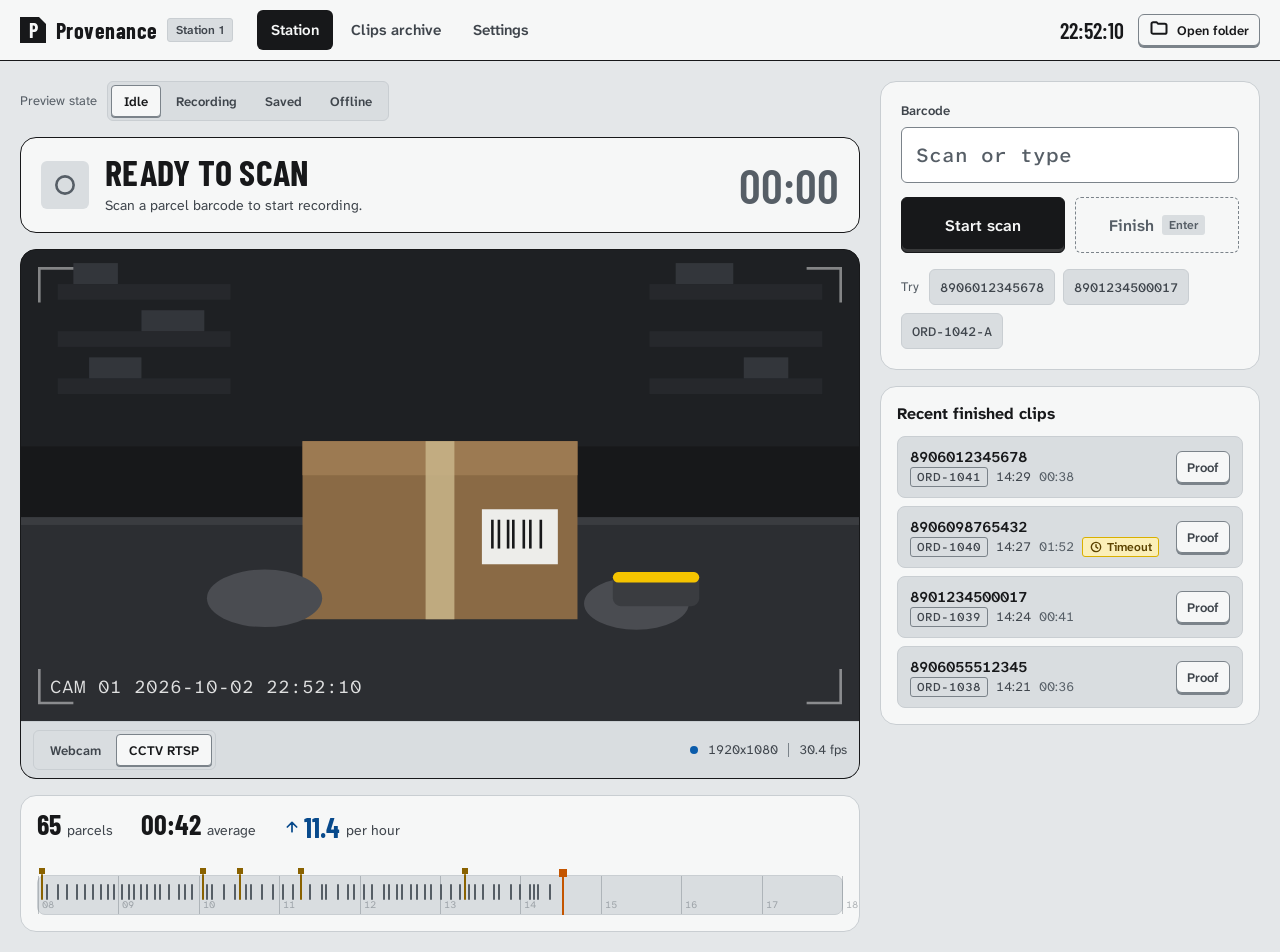
<file: provenance-dispatch-preview.html>
<!doctype html>
<html lang="en">
<head>
<meta charset="utf-8">
<meta name="viewport" content="width=device-width, initial-scale=1, viewport-fit=cover">
<title>Provenance station, Dispatch design</title>
<link rel="preconnect" href="https://fonts.googleapis.com">
<link rel="preconnect" href="https://fonts.gstatic.com" crossorigin>
<link href="https://fonts.googleapis.com/css2?family=Barlow+Condensed:wght@600;700&display=swap" rel="stylesheet">
<link href="https://fonts.googleapis.com/css2?family=Atkinson+Hyperlegible+Next:wght@400;600;700&display=swap" rel="stylesheet">
<link href="https://fonts.googleapis.com/css2?family=Atkinson+Hyperlegible+Mono:wght@500;600&display=swap" rel="stylesheet">
<style>
:root{
  --canvas:#E4E7E9; --surface:#F6F7F7; --recess:#D9DDE0; --hover:#CED3D7; --press:#C0C6CB;
  --line:#C9CED2; --line-strong:#7B838A; --frame:#17181A;
  --ink:#17181A; --ink-2:#3F454C; --ink-3:#565E66; --ink-hover:#2B2D30; --kbd:#3A3C40;
  --key-edge:rgba(255,255,255,.14); --focus-halo:rgba(245,196,0,.5); --field:#FFFFFF; --feed:#0D0E10;
  --beacon:#C45500; --beacon-text:#C45500;
  --pallet:#0B5CAB; --pallet-tint:#DCE8F5; --pallet-ink:#084A8C; --pallet-text:#0B5CAB;
  --hivis:#F5C400; --hivis-tint:#FBEFB8; --hivis-ink:#5C4300; --hivis-line:#D9B000; --warn-mark:#8A6200;
  --coch:#B0123F; --coch-tint:#F6DDE3; --coch-ink:#8F0F33; --coch-text:#B0123F; --coch-line:rgba(176,18,63,.45);
  --f-display:"Barlow Condensed","Roboto Condensed","Arial Narrow",system-ui,sans-serif;
  --f-ui:"Atkinson Hyperlegible Next","Atkinson Hyperlegible",system-ui,-apple-system,"Segoe UI",Roboto,sans-serif;
  --f-mono:"Atkinson Hyperlegible Mono",ui-monospace,Menlo,Consolas,monospace;
  box-sizing:border-box;
  padding-top:env(safe-area-inset-top,0px);
  padding-bottom:env(safe-area-inset-bottom,0px);
}
@media (prefers-color-scheme:dark){
  :root:not([data-theme="light"]){
    --canvas:#111214; --surface:#1B1C1F; --recess:#252629; --hover:#2F3034; --press:#3A3B40;
    --line:#34353A; --line-strong:#6F7177; --frame:#5A5C62;
    --ink:#F1F2F3; --ink-2:#BCBFC4; --ink-3:#8E9197; --ink-hover:#DADCDF; --kbd:#CFD1D4;
    --key-edge:rgba(0,0,0,.2); --focus-halo:rgba(245,196,0,.45); --field:#111214; --feed:#0D0E10;
    --beacon-text:#FF8A3D;
    --pallet-tint:#12273F; --pallet-ink:#8DBFF5; --pallet-text:#5AA2F0;
    --hivis-tint:#3A3010; --hivis-ink:#F5D55A; --hivis-line:#6B5A12; --warn-mark:#F5C400;
    --coch-tint:#3A1520; --coch-ink:#FF8FAA; --coch-text:#FF6B8E; --coch-line:rgba(255,107,142,.5);
  }
}
:root[data-theme="dark"]{
  --canvas:#111214; --surface:#1B1C1F; --recess:#252629; --hover:#2F3034; --press:#3A3B40;
  --line:#34353A; --line-strong:#6F7177; --frame:#5A5C62;
  --ink:#F1F2F3; --ink-2:#BCBFC4; --ink-3:#8E9197; --ink-hover:#DADCDF; --kbd:#CFD1D4;
  --key-edge:rgba(0,0,0,.2); --focus-halo:rgba(245,196,0,.45); --field:#111214; --feed:#0D0E10;
  --beacon-text:#FF8A3D;
  --pallet-tint:#12273F; --pallet-ink:#8DBFF5; --pallet-text:#5AA2F0;
  --hivis-tint:#3A3010; --hivis-ink:#F5D55A; --hivis-line:#6B5A12; --warn-mark:#F5C400;
  --coch-tint:#3A1520; --coch-ink:#FF8FAA; --coch-text:#FF6B8E; --coch-line:rgba(255,107,142,.5);
}
*,*::before,*::after{box-sizing:border-box}
html{scroll-padding-top:env(safe-area-inset-top,0px);background:var(--canvas)}
body{margin:0;background:var(--canvas);color:var(--ink);font:400 14px/1.45 var(--f-ui);font-variant-numeric:tabular-nums;-webkit-font-smoothing:antialiased}
[hidden]{display:none!important}
button,input{font-family:inherit}
:focus-visible{outline:2px solid var(--ink);outline-offset:2px}
svg{flex:none}

/* header */
.hdr{position:sticky;top:env(safe-area-inset-top,0px);z-index:20;background:var(--surface);border-bottom:1.5px solid var(--frame)}
.hdr-in{display:flex;align-items:center;flex-wrap:wrap;gap:8px 16px;min-height:60px;padding:6px 20px;max-width:1280px;margin:0 auto}
.brand{display:flex;align-items:center;gap:10px}
.brand-name{font:700 22px/1 var(--f-display);letter-spacing:.02em}
.stn{font:600 12px var(--f-ui);color:var(--ink-2);background:var(--recess);border:1px solid var(--line);border-radius:3px;padding:3px 8px}
.tabs{display:flex;gap:4px;margin-left:8px}
.tab{height:40px;padding:0 14px;border:0;border-radius:6px;background:transparent;color:var(--ink-2);font:600 15px var(--f-ui);cursor:pointer;transition:background-color .12s ease-out}
.tab:hover{background:var(--hover)}
.tab[aria-selected="true"]{background:var(--ink);color:var(--surface)}
.hdr-r{margin-left:auto;display:flex;align-items:center;gap:14px}
.clock{font:600 22px/1 var(--f-display);color:var(--ink)}

/* buttons */
.btn{display:inline-flex;align-items:center;justify-content:center;gap:8px;min-height:40px;padding:0 14px;border-radius:6px;border:1px solid var(--line-strong);background:var(--surface);color:var(--ink);font:600 14px var(--f-ui);cursor:pointer;box-shadow:0 2px 0 var(--line-strong);transition:background-color .12s ease-out,transform .12s ease-out,box-shadow .12s ease-out,border-color .12s ease-out}
.btn:hover{background:var(--hover)}
.btn:active{transform:translateY(2px);box-shadow:0 0 0 var(--line-strong)}
.btn.primary{background:var(--ink);color:var(--surface);border-color:var(--ink);box-shadow:inset 0 -3px 0 var(--key-edge)}
.btn.primary:hover{background:var(--ink-hover)}
.btn.primary:active{transform:translateY(1px);box-shadow:inset 0 -1px 0 var(--key-edge)}
.btn.sm{min-height:32px;padding:0 10px;font-size:13px}
.btn.lg{min-height:56px;font-size:16px;flex:1}
.btn.quiet{color:var(--ink-2)}
.btn.quiet:hover{color:var(--ink);border-color:var(--ink)}
.btn.danger{background:transparent;color:var(--coch-text);border-color:var(--coch-line);box-shadow:none}
.btn.danger:hover{background:var(--coch-tint)}
.btn.danger:active{transform:none}
.btn.solid-danger{background:var(--coch);border-color:var(--coch);color:#fff;box-shadow:inset 0 -3px 0 rgba(255,255,255,.14)}
.btn.solid-danger:hover{background:#930F35}
.btn[disabled]{cursor:not-allowed;transform:none}
#start[disabled]{background:var(--recess);color:var(--ink-3);border-color:var(--line);box-shadow:none}
#finish[disabled]{background:transparent;color:var(--ink-3);border:1.5px dashed var(--line-strong);box-shadow:none}
.kbd{font:600 12px var(--f-ui);background:var(--kbd);color:var(--surface);padding:2px 7px;border-radius:3px}
#finish[disabled] .kbd{background:var(--recess);color:var(--ink-3)}

/* layout */
main{max-width:1280px;margin:0 auto;padding:20px}
.station{display:grid;grid-template-columns:minmax(0,1fr) 380px;gap:20px;align-items:start}
.col{display:flex;flex-direction:column;gap:16px;min-width:0}
.card{background:var(--surface);border:1px solid var(--line);border-radius:16px}
.preview-bar{display:flex;flex-wrap:wrap;align-items:center;gap:10px;color:var(--ink-3);font-size:13px}
.seg{display:inline-flex;padding:3px;gap:2px;background:var(--recess);border:1px solid var(--line);border-radius:6px}
.seg button{min-height:32px;padding:0 12px;border:1px solid transparent;border-radius:4px;background:transparent;color:var(--ink-2);font:600 13px var(--f-ui);cursor:pointer}
.seg button:hover{color:var(--ink)}
.seg button[aria-pressed="true"]{background:var(--surface);color:var(--ink);border-color:var(--line-strong);box-shadow:0 1px 0 var(--line-strong)}

/* status band */
.band{position:relative;display:grid;grid-template-columns:auto minmax(0,1fr) auto auto;align-items:center;gap:8px 16px;min-height:96px;padding:16px 20px;border:1.5px solid var(--frame);border-radius:16px;background:var(--surface);color:var(--ink);overflow:hidden;transition:background-color .18s ease-out,color .18s ease-out}
.band .tile{width:48px;height:48px;border-radius:6px;display:grid;place-items:center;background:var(--recess);color:var(--ink-3)}
.band h2{margin:0;font:700 36px/1 var(--f-display);text-transform:uppercase;letter-spacing:.01em}
.band .sub{margin-top:5px;font-size:14px;color:var(--ink-2)}
.band .code{display:none;font:600 15px var(--f-mono);padding:6px 10px;border-radius:3px;background:rgba(0,0,0,.25);color:#fff}
.band .timer{font:600 48px/1 var(--f-display);color:var(--ink-3)}
.band .retry{display:none}
.band[data-state="recording"]{background:var(--beacon);color:#fff}
.band[data-state="saved"]{background:var(--pallet);color:#fff}
.band[data-state="recording"] .sub,.band[data-state="saved"] .sub,.band[data-state="recording"] .timer,.band[data-state="saved"] .timer{color:#fff}
.band[data-state="recording"] .tile,.band[data-state="saved"] .tile{background:rgba(255,255,255,.18);color:#fff}
.band[data-state="recording"] .code,.band[data-state="saved"] .code{display:inline-block}
.band[data-state="offline"]{background:var(--coch-tint);border-color:var(--coch);color:var(--coch-ink);padding-top:26px}
.band[data-state="offline"]::before{content:"";position:absolute;left:0;right:0;top:0;height:10px;background:repeating-linear-gradient(135deg,#F5C400 0 12px,#17181A 12px 24px)}
.band[data-state="offline"] .sub{color:var(--coch-ink)}
.band[data-state="offline"] .tile{background:rgba(176,18,63,.14);color:var(--coch-text)}
.band[data-state="offline"] .timer{display:none}
.band[data-state="offline"] .retry{display:inline-flex}
.pulse{animation:pulse 1s ease-in-out infinite}
@keyframes pulse{0%,100%{opacity:1}50%{opacity:.35}}

/* viewport */
.viewport{border:1.5px solid var(--frame);border-radius:16px;overflow:hidden;background:var(--feed)}
.feed{position:relative;aspect-ratio:16/9;background:var(--feed)}
.feed svg.live{display:block;width:100%;height:100%}
.viewport[data-state="offline"] #scene{display:none}
.viewport #nosignal{display:none}
.viewport[data-state="offline"] #nosignal{display:block}
.tally{position:absolute;top:12px;right:12px;display:none;align-items:center;gap:8px;padding:5px 10px;border-radius:3px;background:var(--beacon);color:#fff;font:700 12px var(--f-ui)}
.tally i{width:8px;height:8px;border-radius:50%;background:#fff;animation:pulse 1s ease-in-out infinite}
.viewport[data-state="recording"] .tally{display:inline-flex}
.qbar{display:flex;flex-wrap:wrap;align-items:center;justify-content:space-between;gap:10px 16px;padding:8px 12px;background:var(--recess);border-top:1px solid var(--line)}
.tele{display:flex;align-items:center;gap:10px;color:var(--ink-2);font-size:13px}
.tele .dot{width:8px;height:8px;border-radius:50%;background:var(--pallet-text)}
.viewport[data-state="offline"] .tele .dot{background:var(--coch-text)}
.viewport[data-state="offline"] .tele span.v{color:var(--ink-3)}
.tele .rule{width:1px;height:14px;background:var(--line-strong)}

/* ribbon */
.ribbon{padding:14px 16px 16px}
.metrics{display:flex;flex-wrap:wrap;gap:6px 28px;align-items:baseline}
.m{display:flex;align-items:baseline;gap:6px;color:var(--ink-2)}
.m b{font:700 28px/1 var(--f-display);color:var(--ink)}
.m .pace{display:inline-flex;align-items:center;gap:4px;color:var(--pallet-ink);font-weight:600}
.track{position:relative;height:40px;margin-top:34px;background:var(--recess);border:1px solid var(--line);border-radius:8px}
.hr{position:absolute;top:0;bottom:0;width:1px;background:var(--line-strong);opacity:.45}
.hr span{position:absolute;bottom:2px;left:4px;font-size:10px;color:var(--ink-3)}
.tick{position:absolute;bottom:14px;width:10px;height:18px;transform:translateX(-5px);cursor:default}
.tick::before{content:"";position:absolute;left:4px;bottom:0;width:2px;height:16px;border-radius:1px;background:var(--ink-3)}
.tick.ab{height:34px}
.tick.ab::before{height:26px;background:var(--warn-mark)}
.tick i{display:none}
.tick.ab i{display:block;position:absolute;left:2px;bottom:26px;width:6px;height:6px;background:var(--warn-mark)}
.tick:hover::before{background:var(--ink);width:3px;left:3.5px}
.tick::after{content:attr(data-tip);position:absolute;bottom:calc(100% + 8px);left:50%;transform:translateX(-50%);white-space:nowrap;opacity:0;pointer-events:none;background:var(--ink);color:var(--surface);font:600 12px var(--f-ui);padding:4px 8px;border-radius:3px;z-index:5}
.tick:hover::after,.tick:focus-visible::after{opacity:1}
.playhead{position:absolute;top:-1px;bottom:-1px;width:2px;background:var(--beacon);margin-left:-1px}
.playhead::before{content:"";position:absolute;top:-6px;left:-3px;width:8px;height:8px;background:var(--beacon)}
body[data-state="recording"] .playhead{animation:pulse 1s ease-in-out infinite}

/* bench */
.bench{padding:20px}
.lbl{display:block;font:600 13px var(--f-ui);color:var(--ink-2);margin-bottom:8px}
.field{width:100%;height:56px;padding:0 14px;border:1.5px solid var(--line-strong);border-radius:6px;background:var(--field);color:var(--ink);font:600 20px var(--f-mono);transition:background-color .4s ease-out,border-color .12s,box-shadow .12s}
.field::placeholder{color:var(--ink-3);font-weight:500}
.field:focus{outline:none;border-color:var(--ink);box-shadow:0 0 0 4px var(--focus-halo)}
.field.flash{background:var(--pallet-tint);transition:none}
.field.plain{font:400 14px var(--f-ui);height:44px}
.row{display:flex;gap:10px;margin-top:14px}
.chips{display:flex;flex-wrap:wrap;align-items:center;gap:8px;margin-top:16px}
.chips .lead{font-size:13px;color:var(--ink-3);margin-right:2px}
.chip{min-height:36px;padding:0 10px;border:1px solid var(--line);border-radius:6px;background:var(--recess);color:var(--ink-2);font:500 13px var(--f-mono);cursor:pointer;transition:background-color .12s ease-out}
.chip:hover{background:var(--hover);border-color:var(--line-strong)}
.pop{animation:pop .16s ease-out}
@keyframes pop{0%{transform:scale(1)}50%{transform:scale(.97)}100%{transform:scale(1)}}

/* clips */
.clips{padding:16px}
.clips h3,.sec-h{margin:0 0 12px;font:700 16px var(--f-ui)}
.clip{display:grid;grid-template-columns:minmax(0,1fr) auto;gap:4px 10px;align-items:center;padding:10px 12px;margin-top:8px;border:1px solid var(--line);border-radius:8px;background:var(--recess);transition:background-color .12s ease-out}
.clip:hover{background:var(--hover)}
.clip .bc{font:600 15px var(--f-mono);color:var(--ink)}
.clip .meta{display:flex;flex-wrap:wrap;align-items:center;gap:8px;color:var(--ink-2);font-size:13px}
.clip .meta .d{color:var(--ink-3)}
.tag{font:500 12px var(--f-mono);padding:1px 6px;border:1px solid var(--line-strong);border-radius:3px;color:var(--ink-2);background:transparent}
.tag.to{display:inline-flex;align-items:center;gap:4px;font:600 12px var(--f-ui);background:var(--hivis-tint);color:var(--hivis-ink);border-color:var(--hivis-line)}
.empty{color:var(--ink-3);padding:8px 0}

/* archive */
.toolbar{display:flex;flex-wrap:wrap;gap:10px;align-items:center;margin-bottom:14px}
.toolbar .field{max-width:360px}
.tbl-wrap{overflow-x:auto;border:1px solid var(--line);border-radius:16px;background:var(--surface)}
table{width:100%;border-collapse:collapse;min-width:820px}
th{background:var(--recess);border-bottom:2px solid var(--frame);color:var(--ink-2);font:600 12px var(--f-ui);text-align:left;padding:12px 14px}
td{padding:10px 14px;border-bottom:1px solid var(--line);color:var(--ink-2);vertical-align:middle}
tbody tr:last-child td{border-bottom:0}
tbody tr:hover{background:var(--hover)}
tbody tr.sel{background:var(--hover)}
tbody tr.sel td:first-child{box-shadow:inset 3px 0 0 var(--ink)}
td.bc{font:600 14px var(--f-mono);color:var(--ink)}
td.act{display:flex;gap:6px;justify-content:flex-end;flex-wrap:nowrap}
input[type="checkbox"]{appearance:none;-webkit-appearance:none;width:18px;height:18px;margin:0;border:1.5px solid var(--line-strong);border-radius:3px;background:var(--field);display:inline-grid;place-content:center;cursor:pointer;vertical-align:middle}
input[type="checkbox"]:checked{background:var(--ink);border-color:var(--ink)}
input[type="checkbox"]:checked::after{content:"";width:9px;height:5px;border-left:2px solid var(--surface);border-bottom:2px solid var(--surface);transform:translateY(-1px) rotate(-45deg)}

/* dialogs */
dialog{padding:0;border:1.5px solid var(--frame);border-radius:16px;background:var(--surface);color:var(--ink);box-shadow:0 24px 48px -16px rgba(23,24,26,.45);max-width:min(860px,calc(100vw - 32px));width:100%}
dialog::backdrop{background:rgba(23,24,26,.6)}
.dlg{padding:20px}
.dlg h3{margin:0 0 6px;font:700 20px var(--f-ui)}
.dlg p{margin:0;color:var(--ink-2)}
.dlg-actions{display:flex;justify-content:flex-end;gap:10px;margin-top:20px}
.player{display:grid;grid-template-columns:minmax(0,1fr) 240px;gap:16px}
.pv{background:#000;border-radius:8px;overflow:hidden;aspect-ratio:16/9}
.pv svg{display:block;width:100%;height:100%}
.scrub{display:flex;align-items:center;gap:12px;margin-top:12px}
.sbar{position:relative;flex:1;height:6px;border-radius:3px;background:var(--hover);cursor:pointer}
.sbar .fill{position:absolute;left:0;top:0;bottom:0;border-radius:3px;background:var(--ink);width:0}
.sbar .th{position:absolute;top:50%;width:14px;height:14px;margin:-7px 0 0 -7px;border-radius:50%;background:var(--ink);box-shadow:0 0 0 2px var(--surface)}
.sbar .mk{position:absolute;top:-4px;width:2px;height:14px;background:var(--warn-mark)}
.meta-card{background:var(--recess);border:1px solid var(--line);border-radius:8px;padding:12px 14px;align-self:start}
.meta-card dt{font-size:12px;color:var(--ink-3);margin-top:10px}
.meta-card dt:first-child{margin-top:0}
.meta-card dd{margin:2px 0 0;font-weight:600;color:var(--ink)}
.meta-card dd.mono{font-family:var(--f-mono)}
@media (max-width:640px){.player{grid-template-columns:1fr}}

/* toasts */
#toasts{position:fixed;left:0;right:0;bottom:calc(20px + env(safe-area-inset-bottom,0px));display:flex;flex-direction:column;align-items:center;gap:8px;pointer-events:none;z-index:50}
.toast{--c:#5AA2F0;display:flex;align-items:center;gap:10px;background:#17181A;color:#fff;border:1px solid #34353A;border-left:4px solid var(--c);border-radius:10px;padding:10px 16px 10px 12px;font-weight:600;box-shadow:0 10px 24px -10px rgba(0,0,0,.5);animation:rise .16s ease-out}
.toast.warn{--c:#F5C400}
.toast.danger{--c:#FF6B8E}
.toast .ti{color:var(--c);display:grid}
.toast.out{opacity:0;transform:translateY(6px);transition:opacity .2s,transform .2s}
@keyframes rise{from{opacity:0;transform:translateY(8px)}to{opacity:1;transform:none}}

/* settings */
.set-grid{display:grid;grid-template-columns:repeat(auto-fill,minmax(168px,1fr));gap:10px}
.sw{border:1px solid var(--line);border-radius:8px;overflow:hidden;background:var(--surface)}
.sw .c{height:44px;border-bottom:1px solid var(--line)}
.sw .t{padding:8px 10px;font-size:12px;color:var(--ink-2)}
.sw .t b{display:block;color:var(--ink);font-size:13px}
.panel{padding:20px;margin-bottom:16px}
.spec-d{font:700 36px/1 var(--f-display);text-transform:uppercase}
.spec-n{font:600 48px/1 var(--f-display)}
.spec-m{font:600 20px var(--f-mono)}
.stack{display:flex;flex-direction:column;gap:14px}

@media (max-width:980px){.station{grid-template-columns:minmax(0,1fr)}}
@media (max-width:640px){
  main{padding:14px}
  .band{grid-template-columns:auto minmax(0,1fr);}
  .band .timer{grid-column:2}
  .band h2{font-size:30px}
  .clock{display:none}
  .hdr-in{padding:6px 14px}
  .tabs{order:3;width:100%;margin-left:0;overflow-x:auto}
}
@media (prefers-reduced-motion:reduce){
  *,*::before,*::after{animation:none!important;transition:none!important}
}
</style>
</head>
<body data-state="idle">

<svg width="0" height="0" style="position:absolute" aria-hidden="true">
  <defs>
    <g id="sceneG">
      <rect width="640" height="360" fill="#17181A"/>
      <rect width="640" height="150" fill="#1E2023"/>
      <g fill="#26282C"><rect x="28" y="26" width="132" height="12"/><rect x="28" y="62" width="132" height="12"/><rect x="28" y="98" width="132" height="12"/><rect x="480" y="26" width="132" height="12"/><rect x="480" y="62" width="132" height="12"/><rect x="480" y="98" width="132" height="12"/></g>
      <g fill="#33363B"><rect x="40" y="10" width="34" height="16"/><rect x="92" y="46" width="48" height="16"/><rect x="52" y="82" width="40" height="16"/><rect x="500" y="10" width="44" height="16"/><rect x="552" y="82" width="34" height="16"/></g>
      <rect y="208" width="640" height="152" fill="#2C2E32"/>
      <rect y="204" width="640" height="6" fill="#3A3C40"/>
      <rect x="215" y="146" width="210" height="136" fill="#8A6A45"/>
      <rect x="215" y="146" width="210" height="26" fill="#9C7A52"/>
      <rect x="309" y="146" width="22" height="136" fill="#C9B58A" opacity=".85"/>
      <rect x="352" y="198" width="58" height="42" fill="#EDEDEA"/>
      <g stroke="#17181A" stroke-width="2"><line x1="360" y1="206" x2="360" y2="228"/><line x1="365" y1="206" x2="365" y2="228"/><line x1="372" y1="206" x2="372" y2="228"/><line x1="376" y1="206" x2="376" y2="228"/><line x1="384" y1="206" x2="384" y2="228"/><line x1="389" y1="206" x2="389" y2="228"/><line x1="397" y1="206" x2="397" y2="228"/></g>
      <ellipse cx="186" cy="266" rx="44" ry="22" fill="#4A4C51"/>
      <ellipse cx="470" cy="270" rx="40" ry="20" fill="#4A4C51"/>
      <rect x="452" y="246" width="66" height="26" rx="6" fill="#3A3C40"/>
      <rect x="452" y="246" width="66" height="8" rx="4" fill="#F5C400"/>
    </g>
  </defs>
</svg>

<header class="hdr">
  <div class="hdr-in">
    <div class="brand">
      <svg width="26" height="26" viewBox="0 0 26 26" aria-hidden="true"><polygon points="0,0 19,0 26,7 26,26 0,26" fill="#17181A"/><text x="13" y="20.5" text-anchor="middle" font-family="Barlow Condensed, Arial Narrow, sans-serif" font-weight="700" font-size="20" fill="#F6F7F7">P</text></svg>
      <span class="brand-name">Provenance</span>
      <span class="stn">Station 1</span>
    </div>
    <nav class="tabs" role="tablist" aria-label="Sections">
      <button class="tab" role="tab" aria-selected="true" data-view="station">Station</button>
      <button class="tab" role="tab" aria-selected="false" data-view="archive">Clips archive</button>
      <button class="tab" role="tab" aria-selected="false" data-view="settings">Settings</button>
    </nav>
    <div class="hdr-r">
      <span class="clock" id="clock" aria-label="System clock">00:00:00</span>
      <button class="btn sm" id="openFolder"><span data-i="folder"></span>Open folder</button>
    </div>
  </div>
</header>

<main>
  <!-- STATION -->
  <section id="v-station" class="station">
    <div class="col">
      <div class="preview-bar">
        <span>Preview state</span>
        <div class="seg" id="stateSeg" role="group" aria-label="Preview state">
          <button data-s="idle" aria-pressed="true">Idle</button>
          <button data-s="recording" aria-pressed="false">Recording</button>
          <button data-s="saved" aria-pressed="false">Saved</button>
          <button data-s="offline" aria-pressed="false">Offline</button>
        </div>
      </div>

      <section class="band" id="band" data-state="idle" aria-live="polite">
        <div class="tile" id="bandIcon"></div>
        <div>
          <h2 id="bandTitle">Ready to scan</h2>
          <div class="sub" id="bandSub">Scan a parcel barcode to start recording.</div>
        </div>
        <div>
          <span class="code" id="bandCode"></span>
          <button class="btn retry" id="retry">Retry connection</button>
        </div>
        <div class="timer" id="timer">00:00</div>
      </section>

      <section class="viewport" id="viewport" data-state="idle">
        <div class="feed">
          <svg class="live" viewBox="0 0 640 360" preserveAspectRatio="xMidYMid slice" role="img" aria-label="Packing bench camera feed, illustrative">
            <g id="scene"><use href="#sceneG"/></g>
            <g id="nosignal">
              <rect width="640" height="360" fill="#0D0E10"/>
              <text x="320" y="190" text-anchor="middle" fill="#fff" fill-opacity=".7" font-size="22" font-family="Atkinson Hyperlegible Next, system-ui, sans-serif">No signal</text>
            </g>
            <g fill="none" stroke="#fff" stroke-opacity=".45" stroke-width="2"><path d="M14 40V14h26"/><path d="M600 14h26v26"/><path d="M14 320v26h26"/><path d="M626 320v26h-26"/></g>
            <text id="feedTime" x="22" y="338" fill="#fff" fill-opacity=".85" font-size="14" font-family="Atkinson Hyperlegible Mono, ui-monospace, monospace">CAM 01  2026-10-02 00:00:00</text>
          </svg>
          <div class="tally"><i></i>REC</div>
        </div>
        <div class="qbar">
          <div class="seg" id="srcSeg" role="group" aria-label="Camera source">
            <button aria-pressed="false" data-src="webcam">Webcam</button>
            <button aria-pressed="true" data-src="rtsp">CCTV RTSP</button>
          </div>
          <div class="tele" aria-label="Stream telemetry"><span class="dot"></span><span class="v">1920x1080</span><span class="rule"></span><span class="v">30.4 fps</span></div>
        </div>
      </section>

      <section class="card ribbon" aria-label="Shift activity">
        <div class="metrics">
          <div class="m"><b id="mCount">0</b>parcels</div>
          <div class="m"><b>00:42</b>average</div>
          <div class="m"><span class="pace"><svg width="16" height="16" viewBox="0 0 24 24" fill="none" stroke="currentColor" stroke-width="2.6" stroke-linecap="round" stroke-linejoin="round"><path d="M12 19V5M5 12l7-7 7 7"/></svg><b style="font-size:28px;color:var(--pallet-ink)">11.4</b></span>per hour</div>
        </div>
        <div class="track" id="track" aria-label="Parcel timeline, 08:00 to 18:00"></div>
      </section>
    </div>

    <div class="col">
      <section class="card bench">
        <label class="lbl" for="barcode">Barcode</label>
        <input class="field" id="barcode" type="text" inputmode="text" autocomplete="off" spellcheck="false" placeholder="Scan or type">
        <div class="row">
          <button class="btn primary lg" id="start">Start scan</button>
          <button class="btn primary lg" id="finish" disabled>Finish <span class="kbd">Enter</span></button>
        </div>
        <div class="chips">
          <span class="lead">Try</span>
          <button class="chip" data-code="8906012345678">8906012345678</button>
          <button class="chip" data-code="8901234500017">8901234500017</button>
          <button class="chip" data-code="ORD-1042-A">ORD-1042-A</button>
        </div>
      </section>

      <section class="card clips">
        <h3>Recent finished clips</h3>
        <div id="clipList"></div>
      </section>
    </div>
  </section>

  <!-- ARCHIVE -->
  <section id="v-archive" hidden>
    <div class="toolbar">
      <input class="field plain" id="q" type="search" placeholder="Search barcode or order" aria-label="Search clips">
      <button class="btn" id="bulkMp4"><span data-i="down"></span>Download selected</button>
    </div>
    <div class="tbl-wrap">
      <table>
        <thead><tr><th style="width:44px"><input type="checkbox" id="selAll" aria-label="Select all"></th><th>Barcode</th><th>Order</th><th>Recorded</th><th>Duration</th><th>Flag</th><th></th></tr></thead>
        <tbody id="rows"></tbody>
      </table>
    </div>
  </section>

  <!-- SETTINGS -->
  <section id="v-settings" hidden>
    <div class="card panel">
      <h3 class="sec-h">Theme</h3>
      <div class="seg" id="themeSeg" role="group" aria-label="Theme">
        <button data-t="system" aria-pressed="true">System</button>
        <button data-t="light" aria-pressed="false">Light</button>
        <button data-t="dark" aria-pressed="false">Dark</button>
      </div>
    </div>
    <div class="card panel">
      <h3 class="sec-h">Neutrals</h3>
      <div class="set-grid" id="swN"></div>
    </div>
    <div class="card panel">
      <h3 class="sec-h">State colors</h3>
      <div class="set-grid" id="swS"></div>
    </div>
    <div class="card panel">
      <h3 class="sec-h">Type</h3>
      <div class="stack">
        <div class="spec-d">Camera feed offline</div>
        <div class="spec-n">00:42</div>
        <div>Atkinson Hyperlegible Next separates look-alike characters: Il1 O0 B8 5S.</div>
        <div class="spec-m">8906012345678 ORD-1041-A Il1 O0</div>
      </div>
    </div>
  </section>
</main>

<dialog id="dPlayer" aria-labelledby="pTitle">
  <div class="dlg">
    <h3 id="pTitle">Proof</h3>
    <div class="player" style="margin-top:12px">
      <div>
        <div class="pv"><svg viewBox="0 0 640 360" preserveAspectRatio="xMidYMid slice" role="img" aria-label="Recorded footage, illustrative"><use href="#sceneG"/></svg></div>
        <div class="scrub">
          <button class="btn sm" id="pPlay" aria-label="Play"><span id="pPlayIcon"></span></button>
          <div class="sbar" id="sbar"><div class="fill" id="sfill"></div><div class="th" id="sth" style="left:0"></div><div class="mk" style="left:62%"></div></div>
          <span id="pTime" style="min-width:84px;text-align:right;color:var(--ink-2)">00:00 / 00:41</span>
        </div>
      </div>
      <dl class="meta-card">
        <dt>Barcode</dt><dd class="mono" id="pCode"></dd>
        <dt>Order</dt><dd id="pOrder"></dd>
        <dt>Recorded</dt><dd id="pAt"></dd>
        <dt>Duration</dt><dd id="pDur"></dd>
      </dl>
    </div>
    <div class="dlg-actions"><button class="btn" id="pClose">Close</button></div>
  </div>
</dialog>

<dialog id="dDelete" aria-labelledby="dTitle">
  <div class="dlg" style="max-width:460px">
    <h3 id="dTitle">Delete this clip?</h3>
    <p id="dBody"></p>
    <div class="dlg-actions">
      <button class="btn" id="dCancel">Cancel</button>
      <button class="btn solid-danger" id="dConfirm">Delete clip</button>
    </div>
  </div>
</dialog>

<div id="toasts" role="status" aria-live="polite"></div>

<script>
(function(){
  var $=function(s,r){return (r||document).querySelector(s)}, $$=function(s,r){return Array.prototype.slice.call((r||document).querySelectorAll(s))};
  var root=document.documentElement;
  var S='width="__W__" height="__W__" viewBox="0 0 24 24" fill="none" stroke="currentColor" stroke-width="2.4" stroke-linecap="round" stroke-linejoin="round"';
  function ic(path,w){return '<svg '+S.replace(/__W__/g,w||20)+'>'+path+'</svg>'}
  var ICON={
    ring:ic('<circle cx="12" cy="12" r="8"/>',26),
    dot:'<svg width="26" height="26" viewBox="0 0 24 24"><circle class="pulse" cx="12" cy="12" r="7" fill="currentColor"/></svg>',
    check:ic('<path d="M5 12.5l4.5 4.5L19 7.5"/>',26),
    cam:ic('<rect x="3" y="7" width="13" height="10" rx="2"/><path d="M16 11l5-3v8l-5-3"/><path d="M3 3l18 18"/>',26),
    folder:ic('<path d="M3 7a2 2 0 0 1 2-2h4l2 2h8a2 2 0 0 1 2 2v8a2 2 0 0 1-2 2H5a2 2 0 0 1-2-2z"/>'),
    down:ic('<path d="M12 4v11M7 11l5 5 5-5M5 20h14"/>'),
    clock:ic('<circle cx="12" cy="12" r="8"/><path d="M12 8v4l3 2"/>',14),
    warn:ic('<path d="M12 4l9 16H3z"/><path d="M12 10v4M12 17.5v.01"/>'),
    x:ic('<path d="M6 6l12 12M18 6L6 18"/>'),
    play:'<svg width="16" height="16" viewBox="0 0 24 24" fill="currentColor"><path d="M7 4.5v15l13-7.5z"/></svg>',
    pause:'<svg width="16" height="16" viewBox="0 0 24 24" fill="currentColor"><rect x="6" y="4.5" width="4.5" height="15"/><rect x="13.5" y="4.5" width="4.5" height="15"/></svg>'
  };
  $$('[data-i]').forEach(function(el){el.innerHTML=ICON[el.dataset.i]});

  function pad(n){return String(n).padStart(2,'0')}
  function fmt(s){return pad(Math.floor(s/60))+':'+pad(s%60)}
  function hm(m){return pad(Math.floor(m/60))+':'+pad(m%60)}

  /* toasts */
  var toasts=$('#toasts');
  function toast(kind,msg){
    var el=document.createElement('div'); el.className='toast '+(kind==='ok'?'':kind);
    var i=document.createElement('span'); i.className='ti'; i.innerHTML= kind==='ok'?ICON.check.replace(/26/g,'20'):kind==='warn'?ICON.warn:ICON.x;
    var t=document.createElement('span'); t.textContent=msg;
    el.appendChild(i); el.appendChild(t); toasts.appendChild(el);
    setTimeout(function(){el.classList.add('out');setTimeout(function(){el.remove()},220)},3200);
  }

  /* clock */
  function tickClock(){
    var d=new Date(), s=pad(d.getHours())+':'+pad(d.getMinutes())+':'+pad(d.getSeconds());
    $('#clock').textContent=s; $('#feedTime').textContent='CAM 01  2026-10-02 '+s;
  }
  tickClock(); setInterval(tickClock,1000);

  /* tabs */
  $$('.tab').forEach(function(b){b.addEventListener('click',function(){
    $$('.tab').forEach(function(x){x.setAttribute('aria-selected',x===b)});
    ['station','archive','settings'].forEach(function(v){$('#v-'+v).hidden=(v!==b.dataset.view)});
    if(b.dataset.view==='settings') paintSwatches();
  })});
  $('#openFolder').addEventListener('click',function(){toast('ok','Clips folder opens here in the desktop app.')});

  /* ribbon */
  var START=8*60, END=18*60, NOW=14*60+32, parcels=0;
  var track=$('#track');
  for(var h=START;h<=END;h+=60){
    var hr=document.createElement('div'); hr.className='hr'; hr.style.left=((h-START)/(END-START)*100)+'%';
    var sp=document.createElement('span'); sp.textContent=pad(h/60); hr.appendChild(sp); track.appendChild(hr);
  }
  function addTick(min,ab,tip){
    var t=document.createElement('div'); t.className='tick'+(ab?' ab':''); t.tabIndex=0;
    t.style.left=((min-START)/(END-START)*100)+'%'; t.setAttribute('data-tip',tip); t.innerHTML='<i></i>';
    track.insertBefore(t,$('.playhead',track)||null);
    parcels++; $('#mCount').textContent=parcels;
  }
  var seed=7; function rnd(){seed=(seed*16807)%2147483647;return seed/2147483647}
  var codes=['8906012345678','8901234500017','8906098765432','8906055512345','8901030812345'];
  for(var m=START+3;m<NOW-4;m+=Math.round(3+rnd()*6)){
    var ab=rnd()<.09, dur=ab?(95+Math.round(rnd()*60)):(30+Math.round(rnd()*28));
    addTick(m,ab,hm(m)+'  '+codes[Math.floor(rnd()*codes.length)]+'  '+fmt(dur));
  }
  var ph=document.createElement('div'); ph.className='playhead'; ph.style.left=((NOW-START)/(END-START)*100)+'%'; track.appendChild(ph);

  /* clips */
  var recent=[
    {code:'8906012345678',order:'ORD-1041',time:'14:29',dur:'00:38',to:false},
    {code:'8906098765432',order:'ORD-1040',time:'14:27',dur:'01:52',to:true},
    {code:'8901234500017',order:'ORD-1039',time:'14:24',dur:'00:41',to:false},
    {code:'8906055512345',order:'ORD-1038',time:'14:21',dur:'00:36',to:false}
  ];
  var nextOrder=1042;
  function renderClips(){
    var box=$('#clipList'); box.innerHTML='';
    if(!recent.length){box.innerHTML='<div class="empty">No clips yet. Scan a parcel to record one.</div>';return}
    recent.slice(0,5).forEach(function(c){
      var d=document.createElement('div'); d.className='clip';
      var l=document.createElement('div');
      var bc=document.createElement('div'); bc.className='bc'; bc.textContent=c.code;
      var meta=document.createElement('div'); meta.className='meta';
      var tag=document.createElement('span'); tag.className='tag'; tag.textContent=c.order;
      var tm=document.createElement('span'); tm.textContent=c.time;
      var du=document.createElement('span'); du.className='d'; du.textContent=c.dur;
      meta.appendChild(tag); meta.appendChild(tm); meta.appendChild(du);
      if(c.to){var to=document.createElement('span'); to.className='tag to'; to.innerHTML=ICON.clock+'Timeout'; meta.appendChild(to)}
      l.appendChild(bc); l.appendChild(meta);
      var b=document.createElement('button'); b.className='btn sm quiet'; b.textContent='Proof';
      b.addEventListener('click',function(){openPlayer(c)});
      d.appendChild(l); d.appendChild(b); box.appendChild(d);
    });
  }
  renderClips();

  /* station state machine */
  var band=$('#band'), vp=$('#viewport'), input=$('#barcode'), startB=$('#start'), finishB=$('#finish');
  var STATES={
    idle:{t:'Ready to scan',s:'Scan a parcel barcode to start recording.',i:'ring'},
    recording:{t:'Recording',s:'Footage is being recorded. Press Enter to finish.',i:'dot'},
    saved:{t:'Clip saved',s:'Stored in the archive. Ready for the next parcel.',i:'check'},
    offline:{t:'Camera feed offline',s:'No signal from the CCTV RTSP source. Check the cable, then retry.',i:'cam'}
  };
  var state='idle', t0=0, timerId=null, savedT=null, code='';
  function tickTimer(){$('#timer').textContent=fmt(Math.floor((Date.now()-t0)/1000))}
  function setState(s){
    state=s; clearTimeout(savedT); clearInterval(timerId);
    band.dataset.state=s; vp.dataset.state=s; document.body.dataset.state=s;
    var c=STATES[s]; $('#bandTitle').textContent=c.t; $('#bandSub').textContent=c.s; $('#bandIcon').innerHTML=ICON[c.i];
    startB.disabled=(s!=='idle'); finishB.disabled=(s!=='recording');
    $$('#stateSeg button').forEach(function(b){b.setAttribute('aria-pressed',b.dataset.s===s)});
    if(s==='recording'){t0=Date.now(); tickTimer(); timerId=setInterval(tickTimer,250); $('#bandCode').textContent=code}
    if(s==='saved'){$('#bandCode').textContent=code; savedT=setTimeout(function(){setState('idle')},2500)}
    if(s==='idle'){$('#timer').textContent='00:00'}
  }
  function startScan(){
    if(state!=='idle')return;
    var v=input.value.trim();
    if(!v){toast('warn','Scan or type a barcode first.');input.focus();return}
    code=v; input.classList.add('flash'); setTimeout(function(){input.classList.remove('flash')},400);
    $('#bandCode').classList.remove('pop'); void $('#bandCode').offsetWidth; $('#bandCode').classList.add('pop');
    setState('recording');
  }
  function finishScan(){
    if(state!=='recording')return;
    var secs=Math.max(1,Math.round((Date.now()-t0)/1000)), to=secs>=90;
    var clip={code:code,order:'ORD-'+(nextOrder++),time:hm(NOW),dur:fmt(secs),to:to};
    recent.unshift(clip); renderClips();
    addTick(NOW-.4,to,clip.time+'  '+code+'  '+clip.dur);
    toast('ok','Clip saved for '+code+'.');
    input.value=''; setState('saved');
  }
  startB.addEventListener('click',startScan);
  finishB.addEventListener('click',finishScan);
  input.addEventListener('keydown',function(e){
    if(e.key==='Enter'){e.preventDefault(); if(state==='idle')startScan(); else if(state==='recording')finishScan()}
  });
  $$('.chip').forEach(function(c){c.addEventListener('click',function(){
    if(state!=='idle')return; input.value=c.dataset.code; startScan();
  })});
  $('#stateSeg').addEventListener('click',function(e){
    var b=e.target.closest('button'); if(!b)return; var s=b.dataset.s;
    if(s==='recording'&&!code) code=input.value.trim()||'8906012345678';
    if(s==='saved'){code=code||'8906012345678'; if(state!=='recording') $('#timer').textContent='00:41'}
    setState(s);
    if(s==='saved'&&state==='saved') $('#timer').textContent=$('#timer').textContent;
  });
  $('#retry').addEventListener('click',function(){toast('warn','Still no signal from CCTV RTSP.')});
  $('#srcSeg').addEventListener('click',function(e){
    var b=e.target.closest('button'); if(!b)return;
    $$('#srcSeg button').forEach(function(x){x.setAttribute('aria-pressed',x===b)});
  });
  setState('idle');

  /* archive */
  var rows=[
    {id:1,code:'8906012345678',order:'ORD-1041',at:'2026-10-02 14:29',dur:'00:38',to:false},
    {id:2,code:'8906098765432',order:'ORD-1040',at:'2026-10-02 14:27',dur:'01:52',to:true},
    {id:3,code:'8901234500017',order:'ORD-1039',at:'2026-10-02 14:24',dur:'00:41',to:false},
    {id:4,code:'8906055512345',order:'ORD-1038',at:'2026-10-02 14:21',dur:'00:36',to:false},
    {id:5,code:'8901030812345',order:'ORD-1037',at:'2026-10-02 14:17',dur:'00:47',to:false},
    {id:6,code:'8906012300019',order:'ORD-1036',at:'2026-10-02 14:12',dur:'02:08',to:true},
    {id:7,code:'8906098700024',order:'ORD-1035',at:'2026-10-02 14:09',dur:'00:33',to:false},
    {id:8,code:'8901234511119',order:'ORD-1034',at:'2026-10-02 14:04',dur:'00:44',to:false}
  ];
  var pendingDelete=null;
  function renderRows(){
    var q=$('#q').value.trim().toLowerCase(), tb=$('#rows'); tb.innerHTML='';
    rows.filter(function(r){return !q||r.code.toLowerCase().indexOf(q)>-1||r.order.toLowerCase().indexOf(q)>-1}).forEach(function(r){
      var tr=document.createElement('tr');
      tr.innerHTML='<td><input type="checkbox" aria-label="Select clip"></td><td class="bc"></td><td><span class="tag"></span></td><td></td><td></td><td></td><td class="act"></td>';
      tr.children[1].textContent=r.code; tr.children[2].firstChild.textContent=r.order; tr.children[3].textContent=r.at; tr.children[4].textContent=r.dur;
      if(r.to){tr.children[5].innerHTML='<span class="tag to">'+ICON.clock+'Timeout</span>'}
      var act=tr.children[6];
      function mk(label,cls,fn,icon){var b=document.createElement('button'); b.className='btn sm '+cls; b.innerHTML=(icon||'')+label; b.addEventListener('click',fn); act.appendChild(b)}
      mk('View proof','primary',function(){openPlayer(r)});
      mk('Edit','',function(){toast('ok','Edit metadata opens here for '+r.order+'.')});
      mk('MP4','quiet',function(){toast('ok','Exporting '+r.order+' as MP4.')},ICON.down.replace(/20/g,'16'));
      mk('Delete','danger',function(){pendingDelete=r; $('#dBody').textContent='Clip '+r.code+' ('+r.order+') will be removed from the archive. This cannot be undone.'; $('#dDelete').showModal()});
      var cb=tr.querySelector('input'); cb.addEventListener('change',function(){tr.classList.toggle('sel',cb.checked)});
      tb.appendChild(tr);
    });
    $('#selAll').checked=false;
  }
  renderRows();
  $('#q').addEventListener('input',renderRows);
  $('#selAll').addEventListener('change',function(e){$$('#rows tr').forEach(function(tr){var c=tr.querySelector('input'); c.checked=e.target.checked; tr.classList.toggle('sel',c.checked)})});
  $('#bulkMp4').addEventListener('click',function(){
    var n=$$('#rows tr.sel').length;
    if(!n){toast('warn','Select at least one clip first.');return}
    toast('ok','Exporting '+n+' clip'+(n>1?'s':'')+' as MP4.');
  });
  $('#dCancel').addEventListener('click',function(){$('#dDelete').close()});
  $('#dConfirm').addEventListener('click',function(){
    if(pendingDelete){rows=rows.filter(function(r){return r!==pendingDelete}); renderRows(); toast('danger','Clip '+pendingDelete.order+' deleted.'); pendingDelete=null}
    $('#dDelete').close();
  });

  /* player */
  var playId=null, prog=0, total=41;
  function paintScrub(){
    var p=prog/total*100; $('#sfill').style.width=p+'%'; $('#sth').style.left=p+'%';
    $('#pTime').textContent=fmt(Math.round(prog))+' / '+fmt(total);
  }
  function stopPlay(){clearInterval(playId); playId=null; $('#pPlayIcon').innerHTML=ICON.play; $('#pPlay').setAttribute('aria-label','Play')}
  function openPlayer(c){
    $('#pTitle').textContent='Proof for '+c.code;
    $('#pCode').textContent=c.code; $('#pOrder').textContent=c.order;
    $('#pAt').textContent=c.at||('2026-10-02 '+c.time); $('#pDur').textContent=c.dur;
    var p=c.dur.split(':'); total=Math.max(5,(+p[0])*60+(+p[1])); prog=0; stopPlay(); paintScrub();
    $('#dPlayer').showModal();
  }
  $('#pPlayIcon').innerHTML=ICON.play;
  $('#pPlay').addEventListener('click',function(){
    if(playId){stopPlay();return}
    $('#pPlayIcon').innerHTML=ICON.pause; $('#pPlay').setAttribute('aria-label','Pause');
    playId=setInterval(function(){prog+=.1; if(prog>=total){prog=total; stopPlay()} paintScrub()},100);
  });
  $('#sbar').addEventListener('click',function(e){var r=this.getBoundingClientRect(); prog=Math.max(0,Math.min(1,(e.clientX-r.left)/r.width))*total; paintScrub()});
  $('#pClose').addEventListener('click',function(){$('#dPlayer').close()});
  $('#dPlayer').addEventListener('close',stopPlay);

  /* settings */
  var NEUT=[['canvas','--canvas'],['surface','--surface'],['recess','--recess'],['hover','--hover'],['press','--press'],['line','--line'],['line-strong','--line-strong'],['frame','--frame'],['ink','--ink'],['ink-2','--ink-2'],['ink-3','--ink-3']];
  var ST=[['beacon','--beacon'],['beacon text','--beacon-text'],['pallet','--pallet'],['pallet tint','--pallet-tint'],['pallet ink','--pallet-ink'],['hivis','--hivis'],['hivis tint','--hivis-tint'],['hivis ink','--hivis-ink'],['cochineal','--coch'],['cochineal tint','--coch-tint'],['cochineal ink','--coch-ink']];
  function paintSwatches(){
    var cs=getComputedStyle(root);
    [['#swN',NEUT],['#swS',ST]].forEach(function(p){
      var box=$(p[0]); box.innerHTML='';
      p[1].forEach(function(x){
        var d=document.createElement('div'); d.className='sw';
        var c=document.createElement('div'); c.className='c'; c.style.background='var('+x[1]+')';
        var t=document.createElement('div'); t.className='t';
        var b=document.createElement('b'); b.textContent=x[0];
        t.appendChild(b); t.appendChild(document.createTextNode(x[1]+'  '+cs.getPropertyValue(x[1]).trim()));
        d.appendChild(c); d.appendChild(t); box.appendChild(d);
      });
    });
  }
  $('#themeSeg').addEventListener('click',function(e){
    var b=e.target.closest('button'); if(!b)return; var t=b.dataset.t;
    $$('#themeSeg button').forEach(function(x){x.setAttribute('aria-pressed',x===b)});
    if(t==='system') root.removeAttribute('data-theme'); else root.setAttribute('data-theme',t);
    paintSwatches();
  });
})();
</script>
</body>
</html>
</file>
